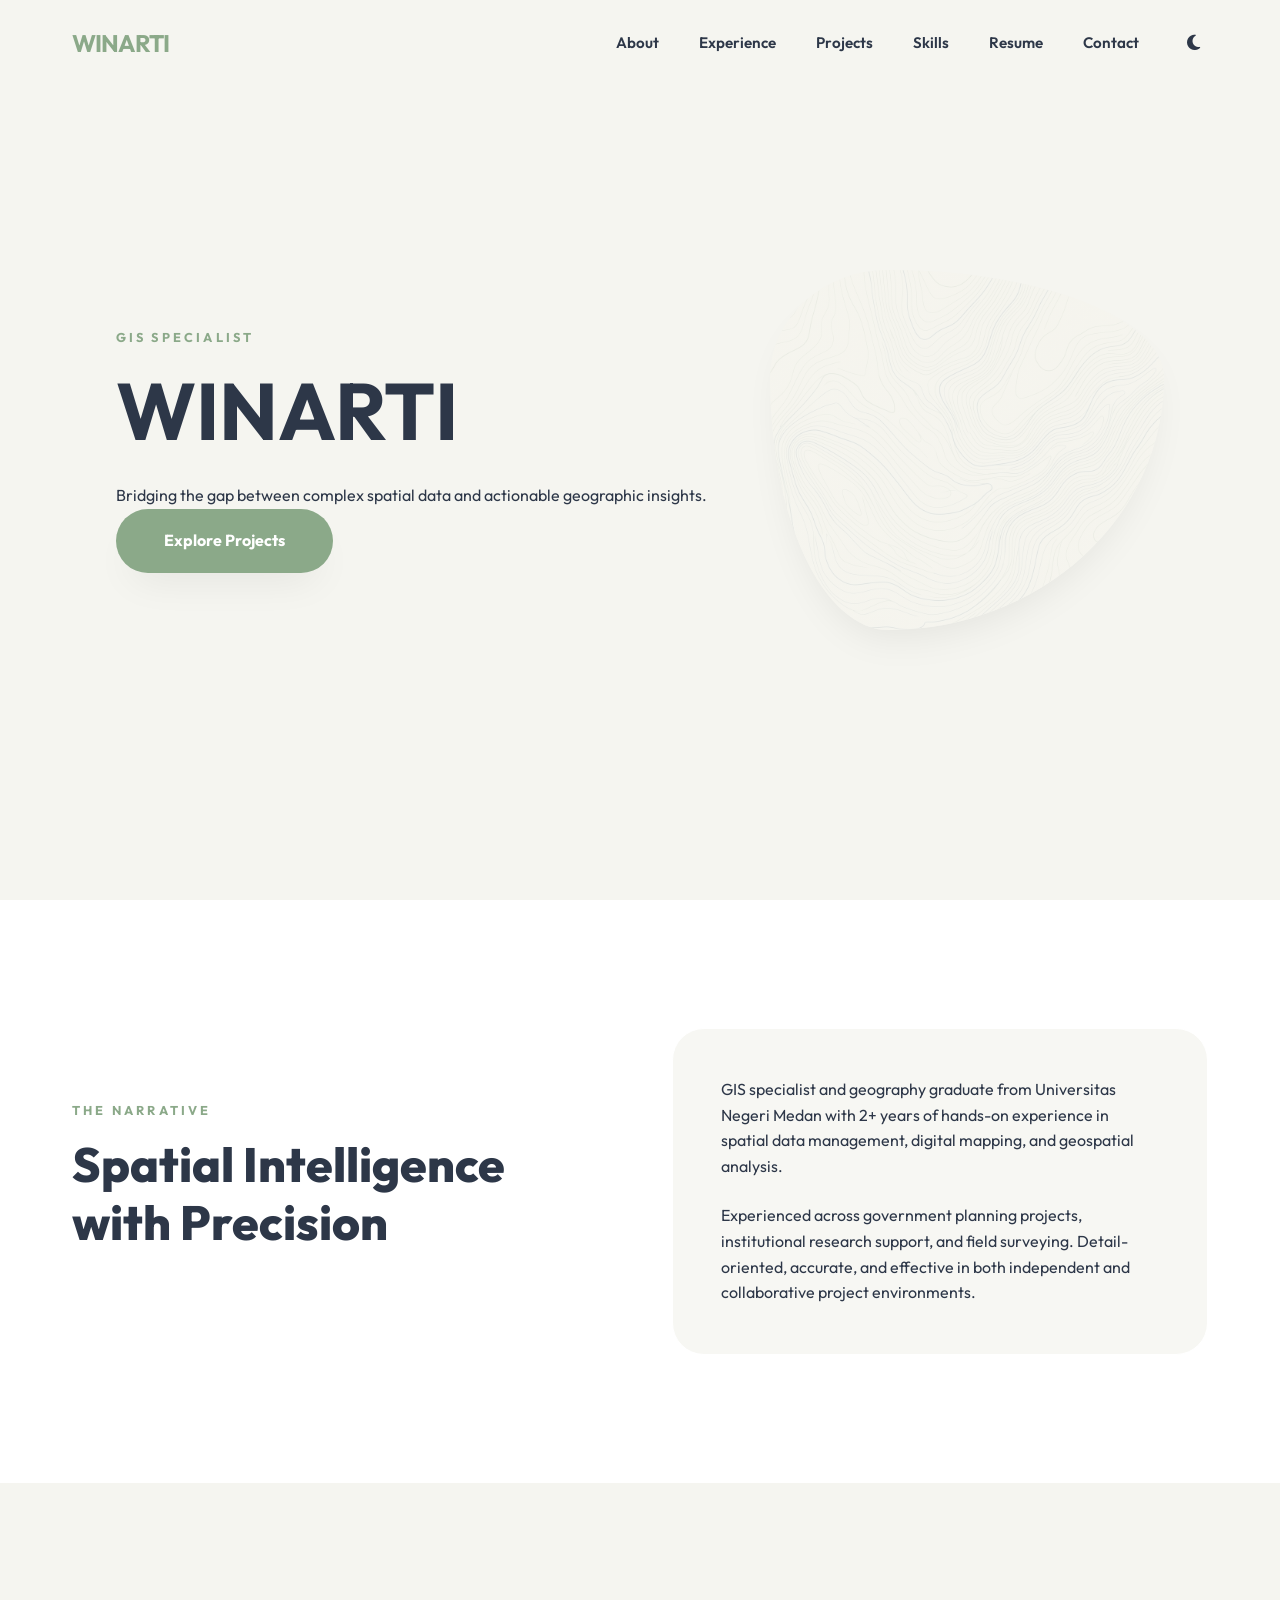
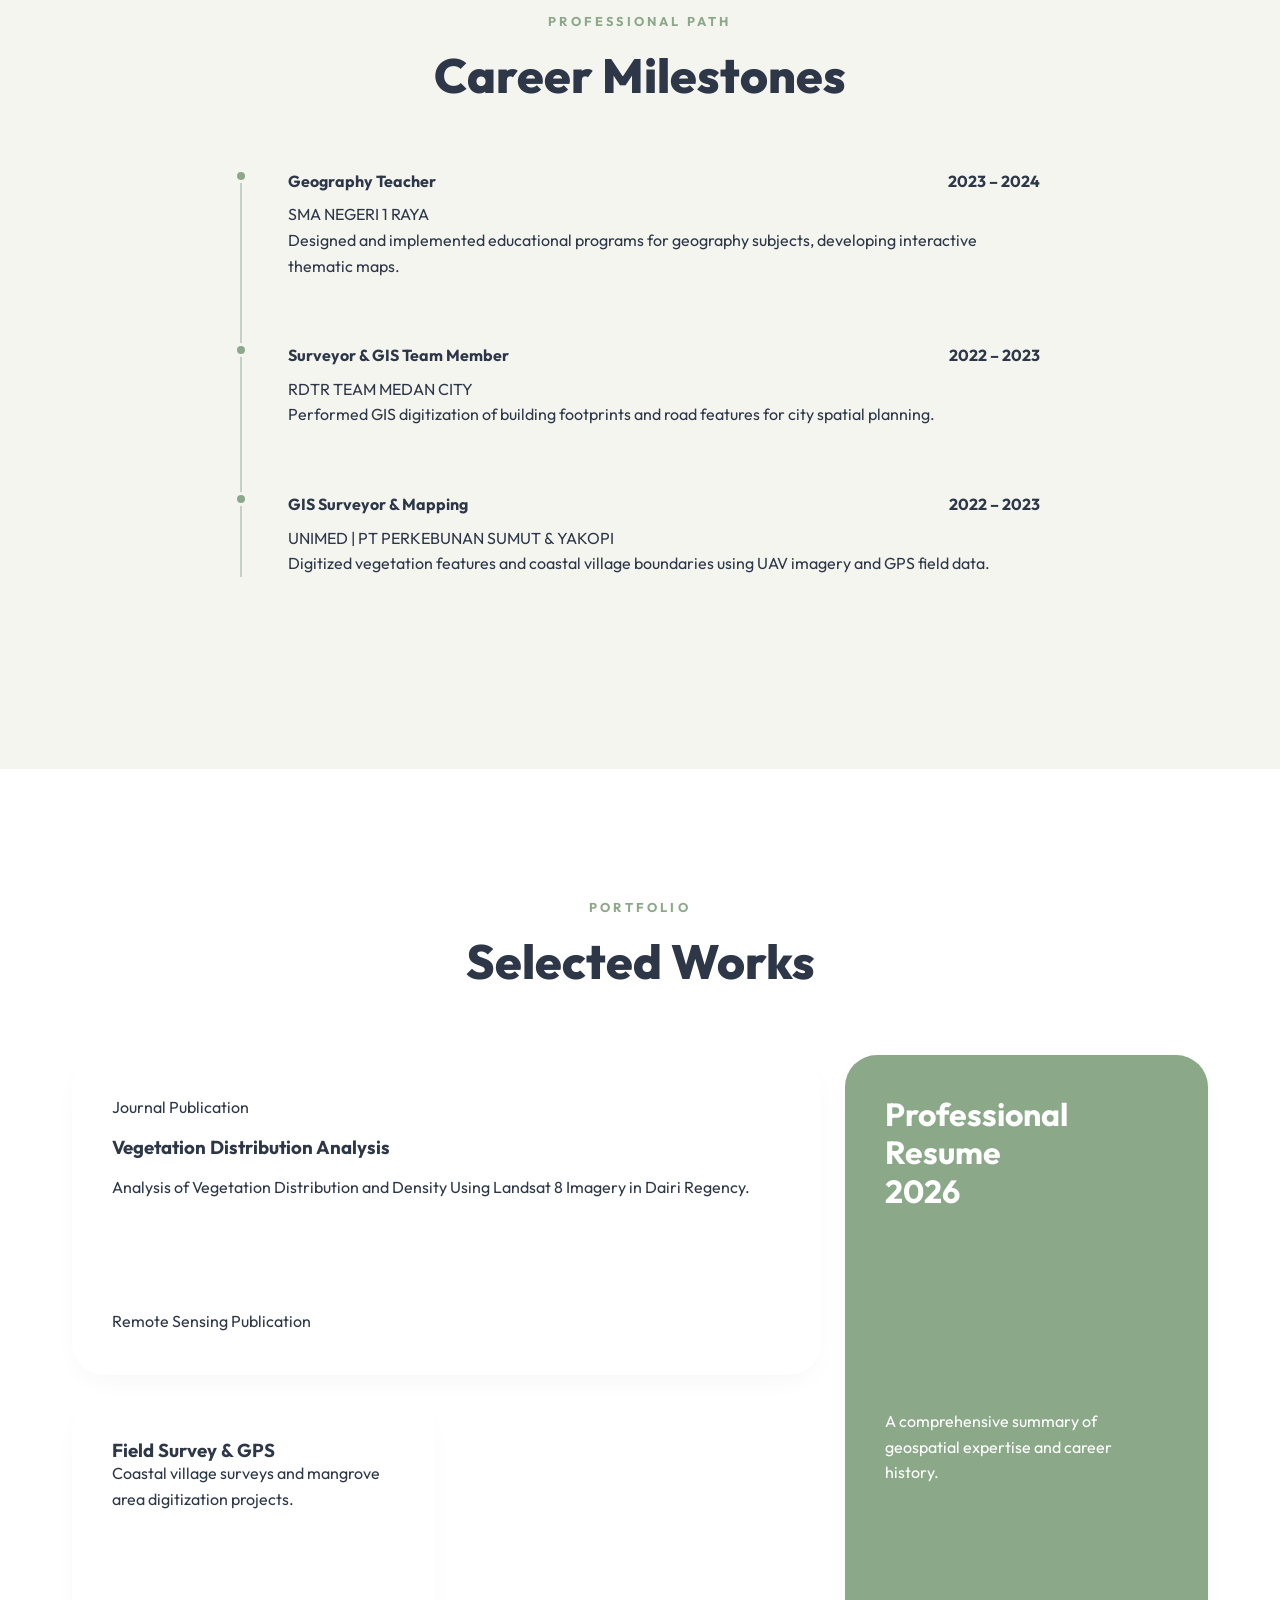
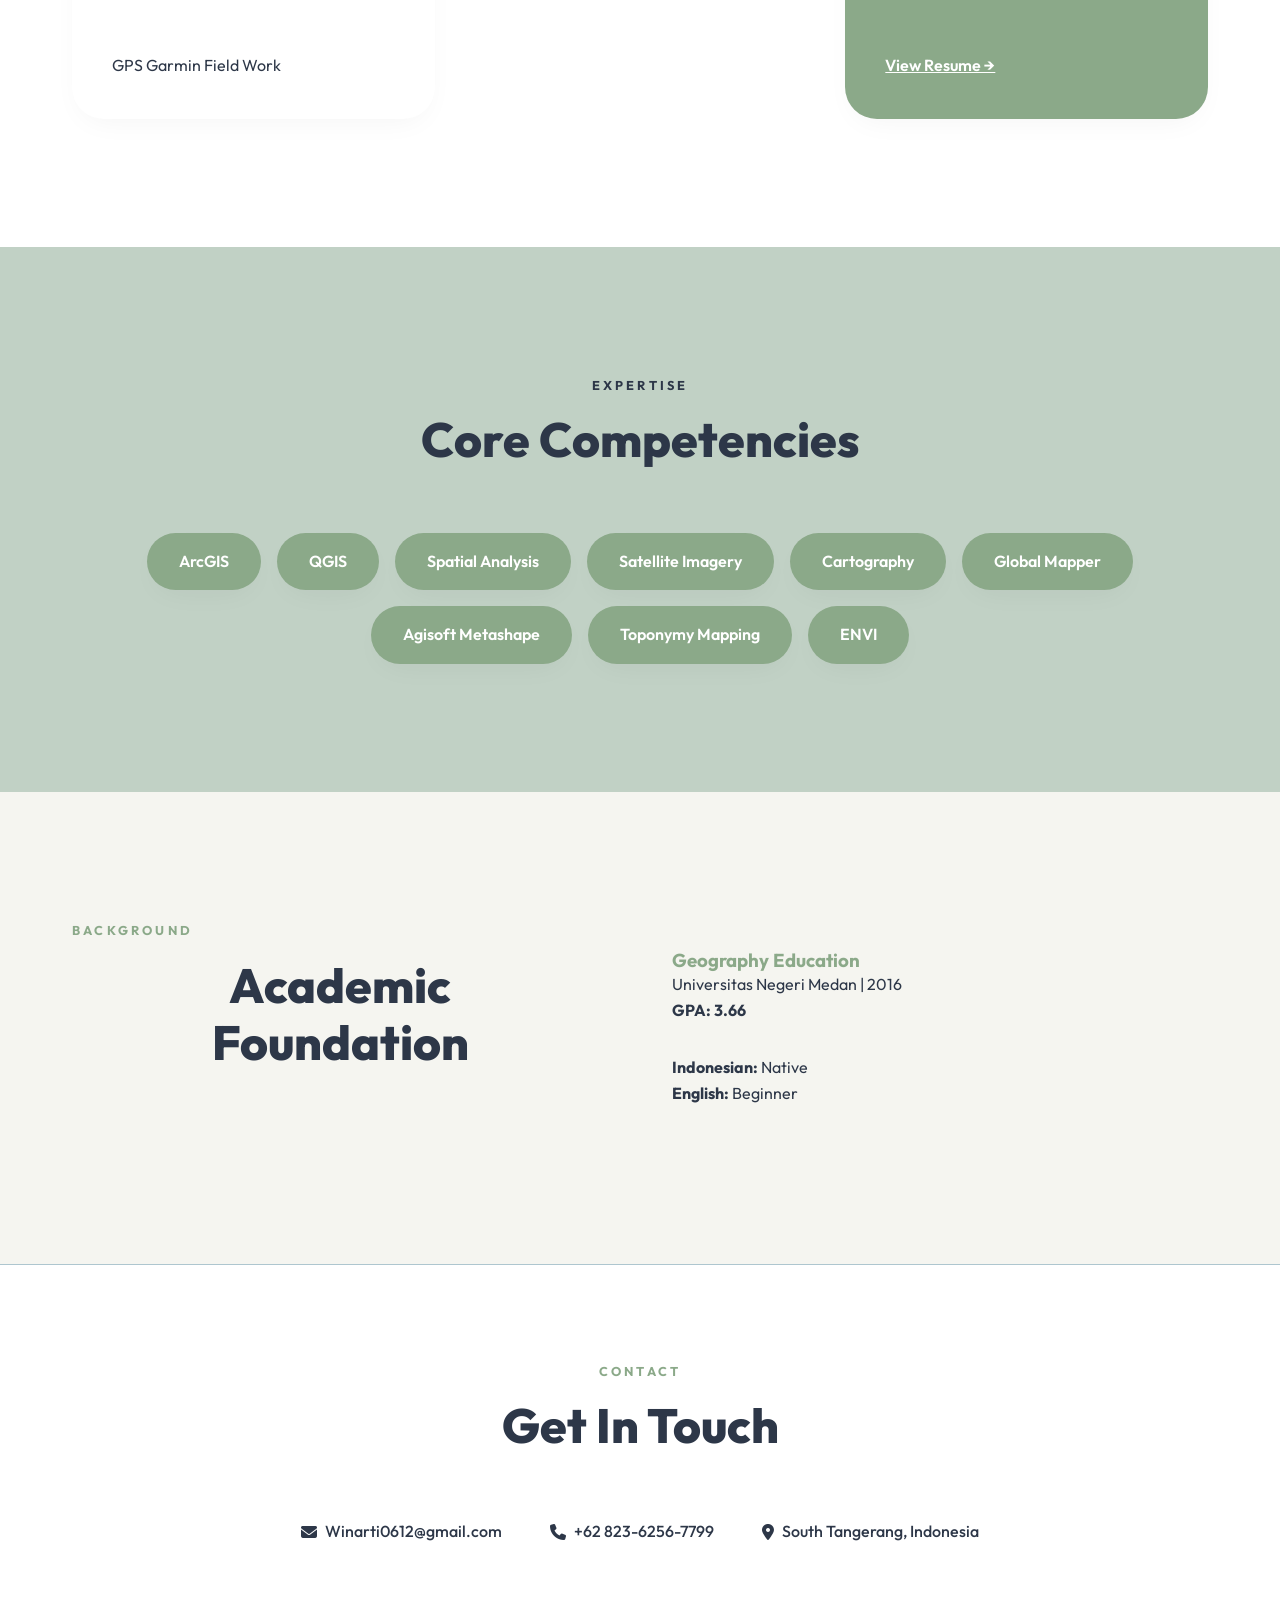
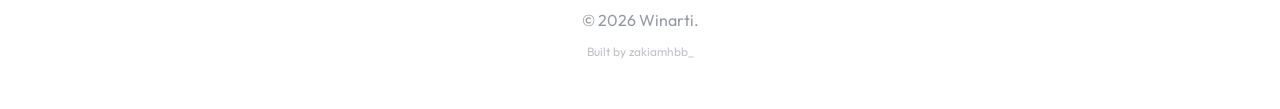
<file: index.html>
<!DOCTYPE html>
<html lang="en">
<head>
    <meta charset="UTF-8">
    <meta name="viewport" content="width=device-width, initial-scale=1.0">
    <title>Winarti | GIS Specialist & Spatial Data Analyst</title>
    <meta name="description" content="Portfolio of Winarti, a GIS Specialist and Geography graduate with 2+ years of experience in spatial data management, digital mapping, and geospatial analysis.">
    <link rel="stylesheet" href="static/css/style.css">
    <!-- Font Awesome for icons -->
    <link rel="stylesheet" href="https://cdnjs.cloudflare.com/ajax/libs/font-awesome/6.4.0/css/all.min.css">
</head>
<body>

    <nav id="navbar">
        <div class="container nav-content">
            <a href="#" class="logo">WINARTI</a>
            <div class="menu-toggle" id="mobile-menu">
                <i class="fas fa-bars"></i>
            </div>
            <ul class="nav-links" id="nav-list">
                <li><a href="#about">About</a></li>
                <li><a href="#experience">Experience</a></li>
                <li><a href="#projects">Projects</a></li>
                <li><a href="#skills">Skills</a></li>
                <li><a href="resume.html" target="_blank">Resume</a></li>
                <li><a href="#contact">Contact</a></li>
                <li><button id="theme-toggle" class="theme-toggle" aria-label="Toggle Dark Mode"><i class="fas fa-moon"></i></button></li>
            </ul>
        </div>
    </nav>

    <section class="hero" id="home">
        <div class="container hero-grid">
            <div class="hero-content">
                <span class="section-tag reveal" style="text-align: left;">GIS Specialist</span>
                <h1 class="reveal">WINARTI</h1>
                <p class="reveal">Bridging the gap between complex spatial data and actionable geographic insights.</p>
                <a href="#projects" class="hero-btn reveal">Explore Projects</a>
            </div>
            <div class="hero-visual reveal"></div>
        </div>
    </section>

    <section id="about" class="section-alt">
        <div class="container about-grid">
            <div class="reveal">
                <span class="section-tag" style="text-align: left;">The Narrative</span>
                <h2 style="text-align: left; margin-bottom: 2rem;">Spatial Intelligence <br>with Precision</h2>
            </div>
            <div class="about-text reveal">
                <p>GIS specialist and geography graduate from Universitas Negeri Medan with 2+ years of hands-on experience in spatial data management, digital mapping, and geospatial analysis.</p>
                <p style="margin-top: 1.5rem;">Experienced across government planning projects, institutional research support, and field surveying. Detail-oriented, accurate, and effective in both independent and collaborative project environments.</p>
            </div>
        </div>
    </section>

    <section id="experience">
        <div class="container">
            <span class="section-tag">Professional Path</span>
            <h2 class="reveal">Career Milestones</h2>
            <div class="timeline">
                <div class="timeline-item reveal">
                    <div class="timeline-marker"></div>
                    <div class="exp-header">
                        <span class="exp-title">Geography Teacher</span>
                        <span class="exp-date">2023 – 2024</span>
                    </div>
                    <span class="exp-company">SMA NEGERI 1 RAYA</span>
                    <p>Designed and implemented educational programs for geography subjects, developing interactive thematic maps.</p>
                </div>

                <div class="timeline-item reveal">
                    <div class="timeline-marker"></div>
                    <div class="exp-header">
                        <span class="exp-title">Surveyor & GIS Team Member</span>
                        <span class="exp-date">2022 – 2023</span>
                    </div>
                    <span class="exp-company">RDTR TEAM MEDAN CITY</span>
                    <p>Performed GIS digitization of building footprints and road features for city spatial planning.</p>
                </div>

                <div class="timeline-item reveal">
                    <div class="timeline-marker"></div>
                    <div class="exp-header">
                        <span class="exp-title">GIS Surveyor & Mapping</span>
                        <span class="exp-date">2022 – 2023</span>
                    </div>
                    <span class="exp-company">UNIMED | PT PERKEBUNAN SUMUT & YAKOPI</span>
                    <p>Digitized vegetation features and coastal village boundaries using UAV imagery and GPS field data.</p>
                </div>
            </div>
        </div>
    </section>

    <section id="projects" class="section-alt">
        <div class="container">
            <span class="section-tag">Portfolio</span>
            <h2 class="reveal">Selected Works</h2>
            <div class="bento-grid">
                <div class="bento-item reveal">
                    <div>
                        <span class="exp-date">Journal Publication</span>
                        <h3 style="margin: 1rem 0;">Vegetation Distribution Analysis</h3>
                        <p>Analysis of Vegetation Distribution and Density Using Landsat 8 Imagery in Dairi Regency.</p>
                    </div>
                    <div class="skill-tags">
                        <span class="skill-tag">Remote Sensing</span>
                        <span class="skill-tag">Publication</span>
                    </div>
                </div>
                <div class="bento-item reveal" style="background: var(--primary); color: white;">
                    <h3 style="font-size: 2rem;">Professional <br>Resume <br>2026</h3>
                    <p style="margin-top: 2rem;">A comprehensive summary of geospatial expertise and career history.</p>
                    <a href="resume.html" target="_blank" style="color: white; text-decoration: underline; font-weight: 600;">View Resume →</a>
                </div>
                <div class="bento-item reveal">
                    <div>
                        <h3>Field Survey & GPS</h3>
                        <p>Coastal village surveys and mangrove area digitization projects.</p>
                    </div>
                    <div class="skill-tags">
                        <span class="skill-tag">GPS Garmin</span>
                        <span class="skill-tag">Field Work</span>
                    </div>
                </div>
            </div>
        </div>
    </section>

    <section id="skills" class="section-accent">
        <div class="container">
            <span class="section-tag" style="color: var(--text-main);">Expertise</span>
            <h2 class="reveal">Core Competencies</h2>
            <div class="skills-bubble-container">
                <span class="skill-bubble reveal">ArcGIS</span>
                <span class="skill-bubble reveal">QGIS</span>
                <span class="skill-bubble reveal">Spatial Analysis</span>
                <span class="skill-bubble reveal">Satellite Imagery</span>
                <span class="skill-bubble reveal">Cartography</span>
                <span class="skill-bubble reveal">Global Mapper</span>
                <span class="skill-bubble reveal">Agisoft Metashape</span>
                <span class="skill-bubble reveal">Toponymy Mapping</span>
                <span class="skill-bubble reveal">ENVI</span>
            </div>
        </div>
    </section>

    <section id="education">
        <div class="container about-grid">
            <div class="reveal">
                <span class="section-tag" style="text-align: left;">Background</span>
                <h2>Academic <br>Foundation</h2>
            </div>
            <div class="skill-category reveal">
                <h3 style="color: var(--primary);">Geography Education</h3>
                <p>Universitas Negeri Medan | 2016</p>
                <p><strong>GPA: 3.66</strong></p>
                <div style="margin-top: 2rem;">
                    <p><strong>Indonesian:</strong> Native</p>
                    <p><strong>English:</strong> Beginner</p>
                </div>
            </div>
        </div>
    </section>

    <footer id="contact">
        <div class="container">
            <span class="section-tag">Contact</span>
            <h2 class="reveal">Get In Touch</h2>
            <div class="contact-info">
                <a href="mailto:Winarti0612@gmail.com" class="contact-item">
                    <i class="fas fa-envelope"></i> Winarti0612@gmail.com
                </a>
                <a href="tel:+6282362567799" class="contact-item">
                    <i class="fas fa-phone"></i> +62 823-6256-7799
                </a>
                <span class="contact-item">
                    <i class="fas fa-location-dot"></i> South Tangerang, Indonesia
                </span>
            </div>
            <p class="footer-copy">&copy; 2026 Winarti.</p>
            <p class="footer-credit">Built by zakiamhbb_</p>
        </div>
    </footer>

    <script src="static/js/script.js"></script>
</body>
</html>
</file>
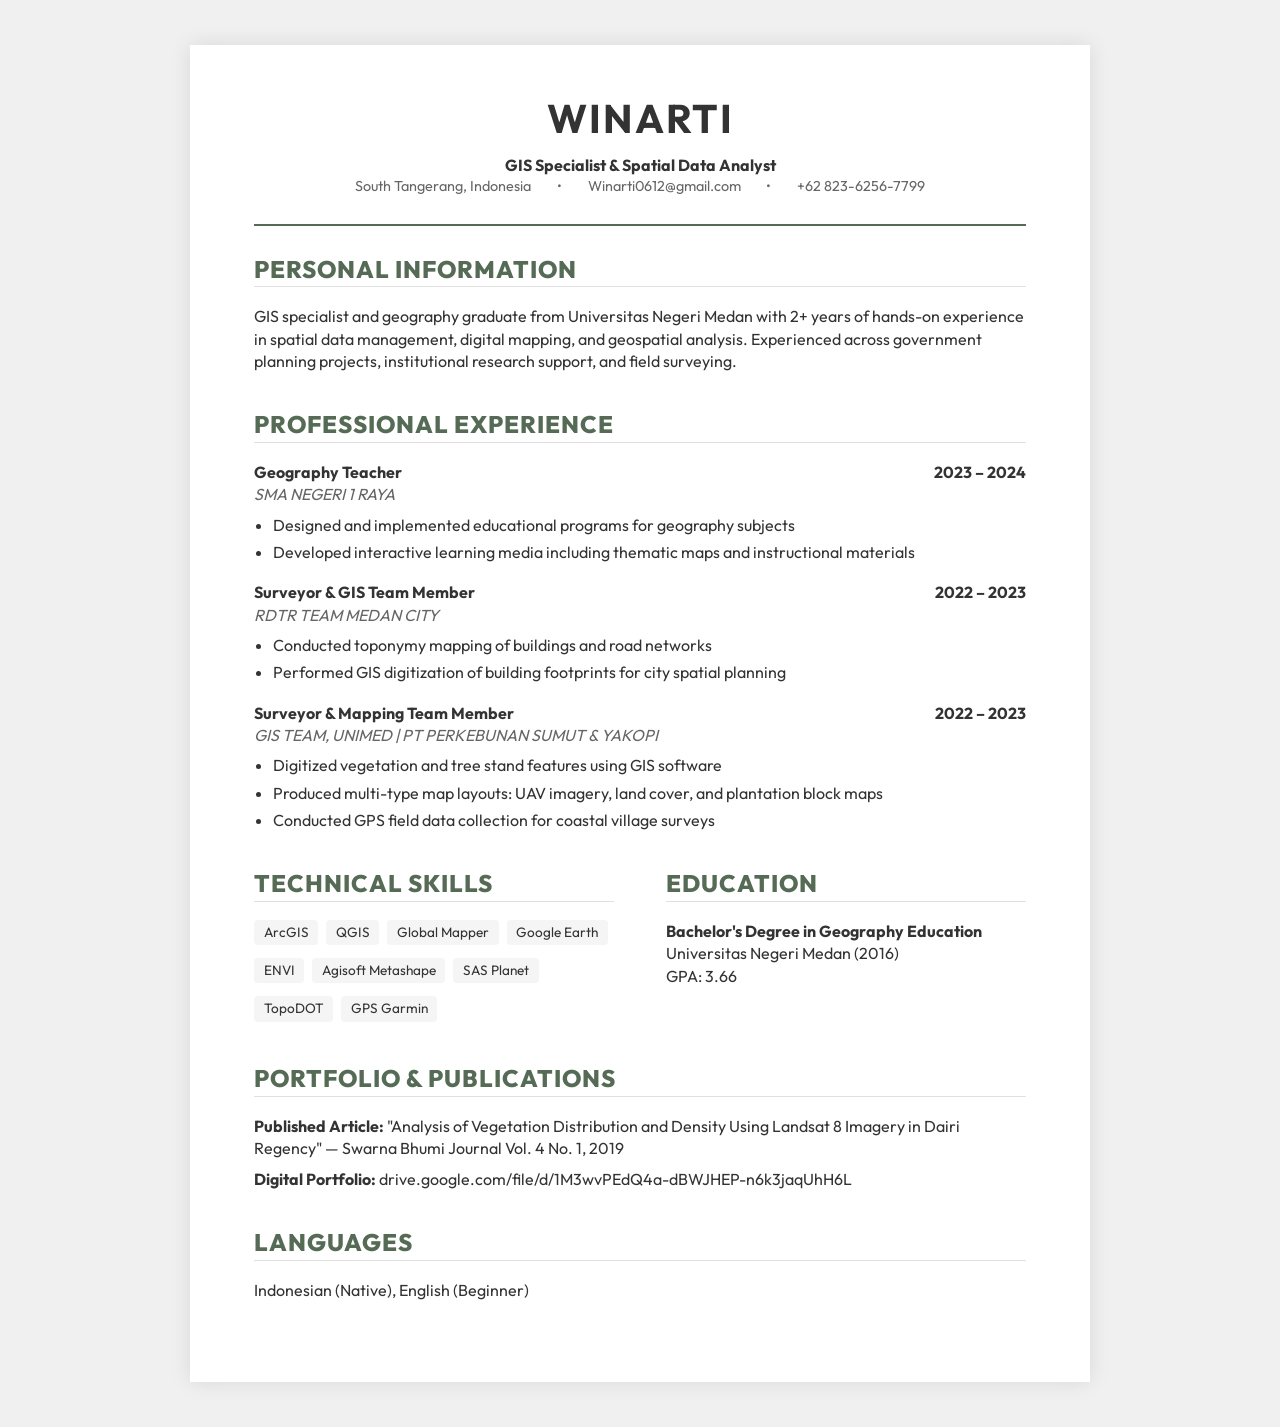
<file: resume.html>
<!DOCTYPE html>
<html lang="en">
<head>
    <meta charset="UTF-8">
    <meta name="viewport" content="width=device-width, initial-scale=1.0">
    <title>Resume | Winarti</title>
    <link rel="stylesheet" href="static/css/resume.css">
    <link href="https://fonts.googleapis.com/css2?family=Outfit:wght@300;400;700;800&display=swap" rel="stylesheet">
</head>
<body>

    <div class="resume-page">
        <header>
            <h1>WINARTI</h1>
            <p><strong>GIS Specialist & Spatial Data Analyst</strong></p>
            <div class="contact-bar">
                <span>South Tangerang, Indonesia</span>
                <span>•</span>
                <span>Winarti0612@gmail.com</span>
                <span>•</span>
                <span>+62 823-6256-7799</span>
            </div>
        </header>

        <section class="section">
            <h2 class="section-title">Personal Information</h2>
            <p>GIS specialist and geography graduate from Universitas Negeri Medan with 2+ years of hands-on experience in spatial data management, digital mapping, and geospatial analysis. Experienced across government planning projects, institutional research support, and field surveying.</p>
        </section>

        <section class="section">
            <h2 class="section-title">Professional Experience</h2>
            
            <div class="exp-item">
                <div class="exp-row">
                    <span>Geography Teacher</span>
                    <span>2023 – 2024</span>
                </div>
                <div class="company">SMA NEGERI 1 RAYA</div>
                <ul>
                    <li>Designed and implemented educational programs for geography subjects</li>
                    <li>Developed interactive learning media including thematic maps and instructional materials</li>
                </ul>
            </div>

            <div class="exp-item">
                <div class="exp-row">
                    <span>Surveyor & GIS Team Member</span>
                    <span>2022 – 2023</span>
                </div>
                <div class="company">RDTR TEAM MEDAN CITY</div>
                <ul>
                    <li>Conducted toponymy mapping of buildings and road networks</li>
                    <li>Performed GIS digitization of building footprints for city spatial planning</li>
                </ul>
            </div>

            <div class="exp-item">
                <div class="exp-row">
                    <span>Surveyor & Mapping Team Member</span>
                    <span>2022 – 2023</span>
                </div>
                <div class="company">GIS TEAM, UNIMED | PT PERKEBUNAN SUMUT & YAKOPI</div>
                <ul>
                    <li>Digitized vegetation and tree stand features using GIS software</li>
                    <li>Produced multi-type map layouts: UAV imagery, land cover, and plantation block maps</li>
                    <li>Conducted GPS field data collection for coastal village surveys</li>
                </ul>
            </div>
        </section>

        <div class="grid-2">
            <section class="section">
                <h2 class="section-title">Technical Skills</h2>
                <ul class="skill-list">
                    <li>ArcGIS</li>
                    <li>QGIS</li>
                    <li>Global Mapper</li>
                    <li>Google Earth</li>
                    <li>ENVI</li>
                    <li>Agisoft Metashape</li>
                    <li>SAS Planet</li>
                    <li>TopoDOT</li>
                    <li>GPS Garmin</li>
                </ul>
            </section>

            <section class="section">
                <h2 class="section-title">Education</h2>
                <p><strong>Bachelor's Degree in Geography Education</strong></p>
                <p>Universitas Negeri Medan (2016)</p>
                <p>GPA: 3.66</p>
            </section>
        </div>

        <section class="section">
            <h2 class="section-title">Portfolio & Publications</h2>
            <p><strong>Published Article:</strong> "Analysis of Vegetation Distribution and Density Using Landsat 8 Imagery in Dairi Regency" — Swarna Bhumi Journal Vol. 4 No. 1, 2019</p>
            <p style="margin-top: 0.5rem;"><strong>Digital Portfolio:</strong> drive.google.com/file/d/1M3wvPEdQ4a-dBWJHEP-n6k3jaqUhH6L</p>
        </section>

        <section class="section">
            <h2 class="section-title">Languages</h2>
            <p>Indonesian (Native), English (Beginner)</p>
        </section>
    </div>

</body>
</html>
</file>
<file: static/css/style.css>
/*
  Winarti Portfolio - Design System
  Theme: Calm & Pastel GIS Professional
*/

@import url('https://fonts.googleapis.com/css2?family=Outfit:wght@300;400;500;600;700&display=swap');

:root {
  --primary: #8BA989; /* Sage Green */
  --primary-light: #C1D1C5; /* Pastel Sage */
  --accent: #AEC6CF; /* Dusty Blue */
  --bg-color: #F5F5F0; /* Warm Off-White */
  --card-bg: #ffffff;
  --text-main: #2D3748; /* Dark Slate */
  --text-muted: #718096;
  --glass: rgba(245, 245, 240, 0.8);
  --transition: all 0.4s cubic-bezier(0.4, 0, 0.2, 1);
  --shadow: 0 10px 30px -10px rgba(0,0,0,0.05);
  --shadow-lg: 0 20px 40px -15px rgba(0,0,0,0.08);
}

[data-theme="dark"] {
  --bg-color: #1a202c;
  --card-bg: #2d3748;
  --text-main: #f7fafc;
  --text-muted: #a0aec0;
  --glass: rgba(26, 32, 44, 0.8);
  --primary: #a7c4a5;
  --accent: #9fbcc7;
  --shadow: 0 10px 30px -10px rgba(0,0,0,0.3);
  --shadow-lg: 0 20px 40px -15px rgba(0,0,0,0.4);
}

* {
  margin: 0;
  padding: 0;
  box-sizing: border-box;
}

html {
  scroll-behavior: smooth;
}

a {
  color: inherit;
  text-decoration: none;
}

body {
  font-family: 'Outfit', sans-serif;
  background-color: var(--bg-color);
  color: var(--text-main);
  line-height: 1.6;
  overflow-x: hidden;
  transition: background-color 0.4s ease, color 0.4s ease;
}

/* Layout Containers */
.container {
  max-width: 1200px;
  margin: 0 auto;
  padding: 0 2rem;
}

section {
  padding: 8rem 0;
  position: relative;
  overflow: hidden;
}

.section-alt {
  background-color: var(--card-bg);
}

.section-accent {
  background-color: var(--primary-light);
  color: var(--text-main);
}

[data-theme="dark"] .section-accent {
  background-color: #2D3748;
}

/* Typography */
.section-tag {
  text-transform: uppercase;
  letter-spacing: 0.2rem;
  font-size: 0.8rem;
  font-weight: 700;
  color: var(--primary);
  display: block;
  margin-bottom: 1rem;
  text-align: center;
}

h1, h2, h3 {
  font-weight: 700;
  line-height: 1.2;
}

h2 {
  font-size: 3rem;
  margin-bottom: 4rem;
  text-align: center;
  font-weight: 800;
}

/* Navigation */
nav {
  position: fixed;
  top: 0;
  width: 100%;
  padding: 1.5rem 0;
  z-index: 1000;
  transition: var(--transition);
  background: transparent;
}

nav.scrolled {
  background: var(--glass);
  backdrop-filter: blur(10px);
  padding: 1rem 0;
  box-shadow: var(--shadow);
}

.nav-content {
  display: flex;
  justify-content: space-between;
  align-items: center;
}

.logo {
  font-size: 1.5rem;
  font-weight: 700;
  letter-spacing: -1px;
  color: var(--primary);
  text-decoration: none;
}

.nav-links {
  display: flex;
  align-items: center;
  gap: 2.5rem;
  list-style: none;
}

.nav-links a {
  text-decoration: none;
  color: var(--text-main);
  font-weight: 600;
  font-size: 0.95rem;
  transition: var(--transition);
}

.nav-links a:hover {
  color: var(--primary);
}

.theme-toggle {
  background: none;
  border: none;
  color: var(--text-main);
  font-size: 1.1rem;
  cursor: pointer;
  padding: 0.5rem;
  display: flex;
  align-items: center;
  justify-content: center;
  transition: var(--transition);
  border-radius: 50%;
}

.menu-toggle {
  display: none;
  font-size: 1.5rem;
  cursor: pointer;
}

@media (max-width: 992px) {
  .menu-toggle { display: block; }
  .nav-links {
    position: fixed;
    top: 0;
    right: -100%;
    height: 100vh;
    width: 70vw;
    background: var(--card-bg);
    flex-direction: column;
    justify-content: center;
    gap: 2rem;
    transition: 0.4s ease;
    box-shadow: var(--shadow-lg);
  }
  .nav-links.active { right: 0; }
}

/* Hero Section */
.hero {
  min-height: 100vh;
  display: flex;
  align-items: center;
  background: var(--bg-color);
  padding: 10vh 0;
}

.hero-grid {
  display: grid;
  grid-template-columns: 1.2fr 0.8fr;
  align-items: center;
  gap: 5vw;
}

.hero-content h1 {
  font-size: clamp(3rem, 10vw, 5rem);
  margin-bottom: 1.5rem;
}

.hero-visual {
  height: clamp(300px, 40vh, 500px);
  width: 100%;
  background: linear-gradient(var(--glass), var(--glass)), url('../../assets/hero-bg.png');
  background-size: cover;
  border-radius: 30% 70% 70% 30% / 30% 30% 70% 70%;
  box-shadow: var(--shadow-lg);
  animation: morph 8s ease-in-out infinite;
}

@media (max-width: 768px) {
  .hero-grid { grid-template-columns: 1fr; text-align: center; }
  .hero-visual { order: -1; }
}

@keyframes morph {
  0% { border-radius: 30% 70% 70% 30% / 30% 30% 70% 70%; }
  50% { border-radius: 50% 50% 33% 67% / 55% 27% 73% 45%; }
  100% { border-radius: 30% 70% 70% 30% / 30% 30% 70% 70%; }
}

/* About - Offset Style */
.about-grid {
  display: grid;
  grid-template-columns: 1fr 1fr;
  gap: 5vw;
  align-items: center;
}

.about-text {
  padding: clamp(2rem, 5vw, 3rem);
  background: var(--glass);
  backdrop-filter: blur(10px);
  border-radius: 2rem;
  border: 1px solid white;
}

@media (max-width: 992px) {
  .about-grid { grid-template-columns: 1fr; }
}

/* Experience - Timeline */
.timeline {
  position: relative;
  max-width: 800px;
  margin: 0 auto;
}

.timeline::before {
  content: '';
  position: absolute;
  left: 0;
  top: 0;
  width: 2px;
  height: 100%;
  background: var(--primary-light);
}

.timeline-item {
  padding-left: 3rem;
  margin-bottom: 4rem;
  position: relative;
}

.timeline-marker {
  position: absolute;
  left: -6px;
  top: 0;
  width: 14px;
  height: 14px;
  border-radius: 50%;
  background: var(--primary);
  border: 3px solid var(--bg-color);
}

.exp-header {
  display: flex;
  justify-content: space-between;
  margin-bottom: 0.5rem;
  font-weight: 700;
  flex-wrap: wrap;
}

/* Projects - Bento Box */
.bento-grid {
  display: grid;
  grid-template-columns: repeat(3, 1fr);
  grid-auto-rows: clamp(250px, 25vw, 350px);
  gap: 1.5rem;
}

.bento-item {
  background: var(--card-bg);
  border-radius: 2rem;
  padding: 2.5rem;
  box-shadow: var(--shadow);
  transition: var(--transition);
  display: flex;
  flex-direction: column;
  justify-content: space-between;
}

.bento-item:nth-child(1) { grid-column: span 2; }
.bento-item:nth-child(2) { grid-row: span 2; }

@media (max-width: 992px) {
  .bento-grid { grid-template-columns: 1fr; grid-auto-rows: auto; }
  .bento-item:nth-child(1), .bento-item:nth-child(2) { grid-column: auto; grid-row: auto; }
}

/* Skills - Bubbles */
.skills-bubble-container {
  display: flex;
  flex-wrap: wrap;
  justify-content: center;
  gap: 1rem;
}

.skill-bubble {
  padding: 1rem 2rem;
  background: var(--primary);
  color: white;
  border-radius: 100px;
  font-weight: 600;
  box-shadow: var(--shadow);
  transition: var(--transition);
}

.skill-bubble:hover { transform: translateY(-5px); background: var(--primary-light); }

/* Buttons */
.hero-btn {
  display: inline-block;
  padding: 1.2rem 3rem;
  background: var(--primary);
  color: white;
  border-radius: 50px;
  font-weight: 700;
  box-shadow: var(--shadow-lg);
  transition: var(--transition);
}

.hero-btn:hover { transform: translateY(-3px); box-shadow: 0 20px 30px -10px rgba(0,0,0,0.2); }

/* Footer */
footer {
  background: var(--card-bg);
  padding: 6rem 0 3rem;
  text-align: center;
  border-top: 1px solid var(--accent);
}

.contact-info {
  display: flex;
  justify-content: center;
  gap: 3rem;
  margin: 3rem 0;
  flex-wrap: wrap;
}

.contact-item {
  display: flex;
  align-items: center;
  gap: 0.5rem;
  font-weight: 500;
}

.footer-copy {
  margin-top: 4rem;
  opacity: 0.5;
}

.footer-credit {
  font-size: 0.75rem;
  opacity: 0.3;
  margin-top: 0.5rem;
}

/* Animations */
.reveal {
  opacity: 0;
  transform: translateY(30px);
  transition: all 0.8s ease-out;
}

.reveal.active {
  opacity: 1;
  transform: translateY(0);
}
</file>
<file: static/css/resume.css>
/* Resume Specific Styles - 1 Page Focus */
:root {
    --primary: #556B55; /* Slightly darker for print */
    --text-main: #333333;
    --text-muted: #666666;
    --border: #e0e0e0;
}

* {
    box-sizing: border-box;
    margin: 0;
    padding: 0;
}

body {
    background: #f0f0f0;
    font-family: 'Outfit', sans-serif;
    color: var(--text-main);
    line-height: 1.4;
    padding: 5vh 2vw;
}

.resume-page {
    background: white;
    max-width: 900px;
    margin: 0 auto;
    padding: 5vh 5vw;
    box-shadow: 0 0 20px rgba(0,0,0,0.1);
}

header {
    text-align: center;
    border-bottom: 2px solid var(--primary);
    padding-bottom: 3vh;
    margin-bottom: 3vh;
}

header h1 {
    font-size: clamp(2rem, 8vw, 2.5rem);
    margin-bottom: 0.5rem;
    letter-spacing: 2px;
}

.contact-bar {
    display: flex;
    justify-content: center;
    gap: 2vw;
    font-size: 0.9rem;
    color: var(--text-muted);
    flex-wrap: wrap;
}

.section {
    margin-bottom: 4vh;
}

.section-title {
    font-weight: 800;
    text-transform: uppercase;
    letter-spacing: 1px;
    border-bottom: 1px solid var(--border);
    margin-bottom: 2vh;
    color: var(--primary);
}

.exp-item {
    margin-bottom: 2vh;
}

.exp-row {
    display: flex;
    justify-content: space-between;
    font-weight: 700;
    flex-wrap: wrap;
    gap: 0.5rem;
}

.company {
    font-style: italic;
    color: var(--text-muted);
}

ul {
    padding-left: 1.2rem;
    margin-top: 0.5rem;
}

li {
    margin-bottom: 0.3rem;
}

.grid-2 {
    display: grid;
    grid-template-columns: 1fr 1fr;
    gap: 4vw;
}

.skill-list {
    display: flex;
    flex-wrap: wrap;
    gap: 0.5rem;
    list-style: none;
    padding: 0;
}

.skill-list li {
    background: #f5f5f5;
    padding: 0.2rem 0.6rem;
    font-size: 0.85rem;
    border-radius: 4px;
}

/* Mobile Adjustments */
@media (max-width: 768px) {
    body { padding: 0; }
    .resume-page { padding: 5vh 8vw; box-shadow: none; width: 100vw; }
    .grid-2 { grid-template-columns: 1fr; }
    .contact-bar { flex-direction: column; gap: 0.5rem; }
}

@media print {
    body { padding: 0; background: none; }
    .resume-page { box-shadow: none; padding: 0; width: 100%; max-width: 100%; }
}
</file>
